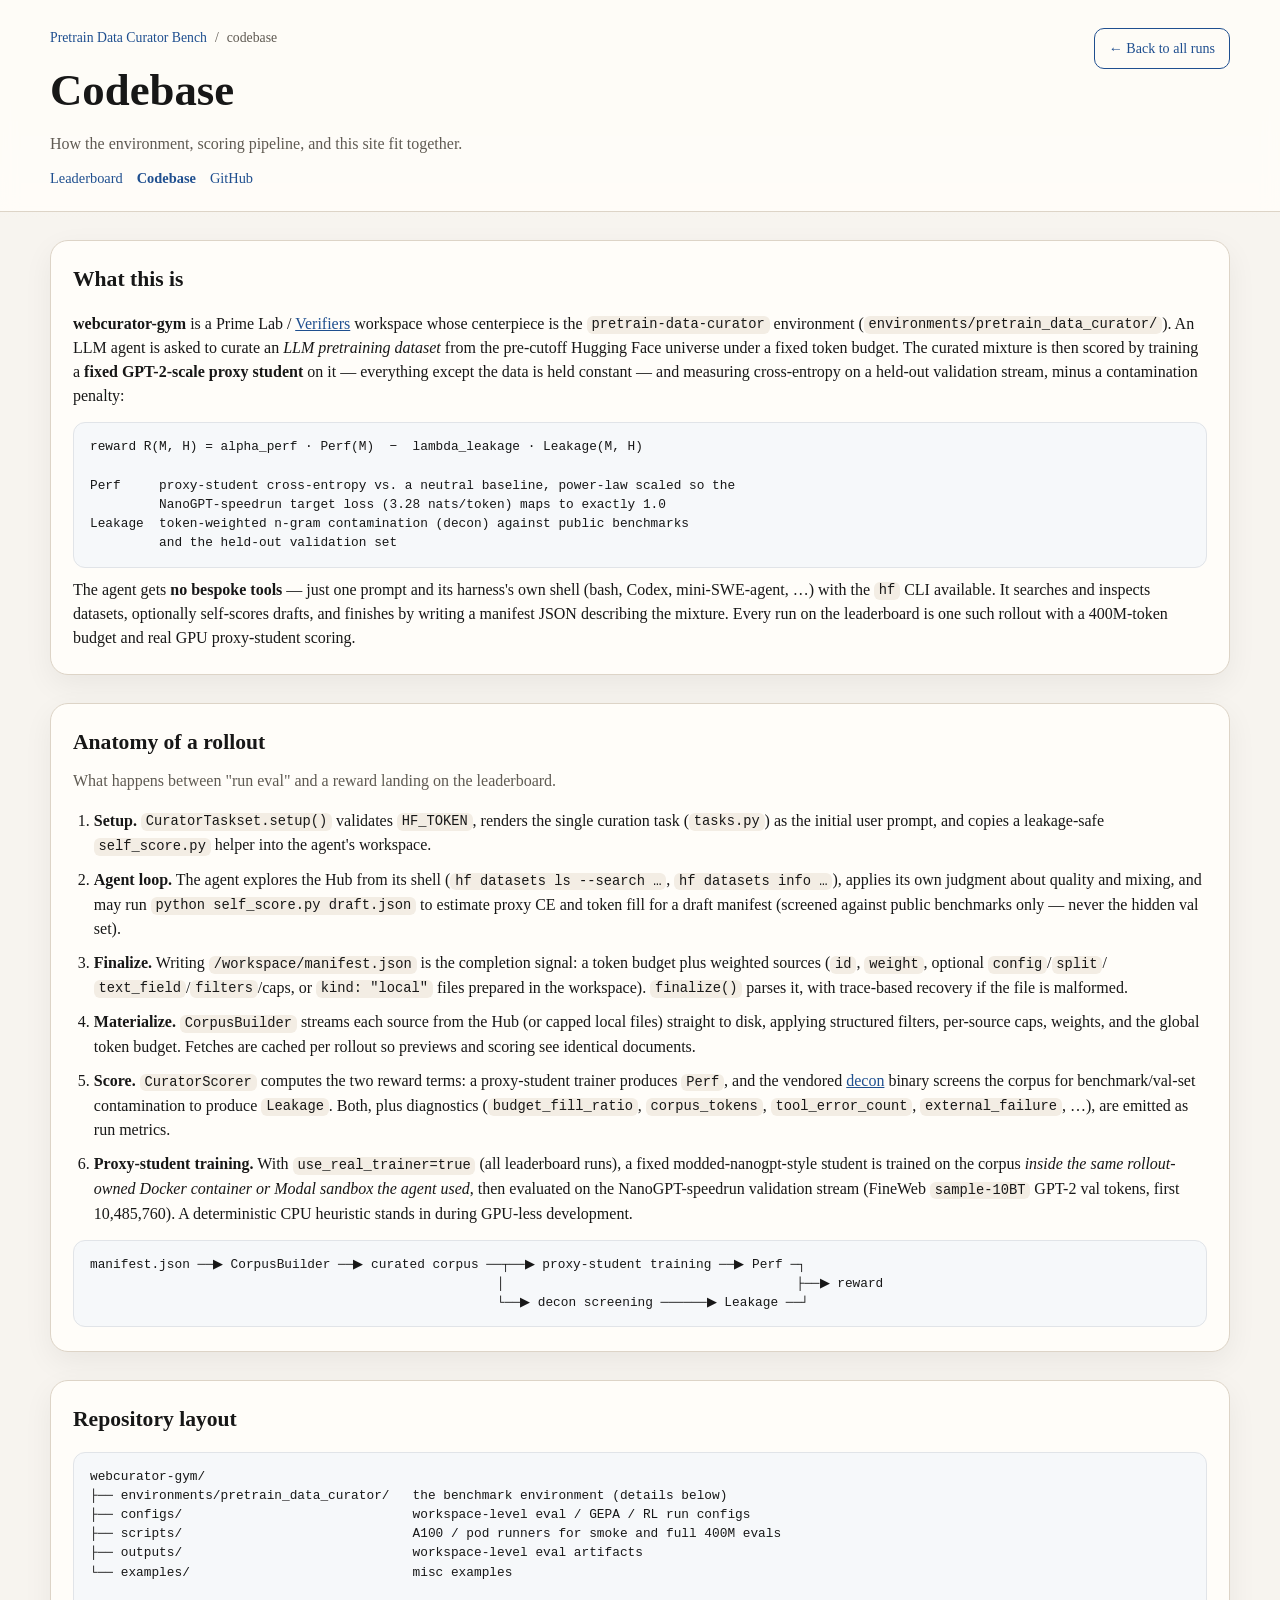
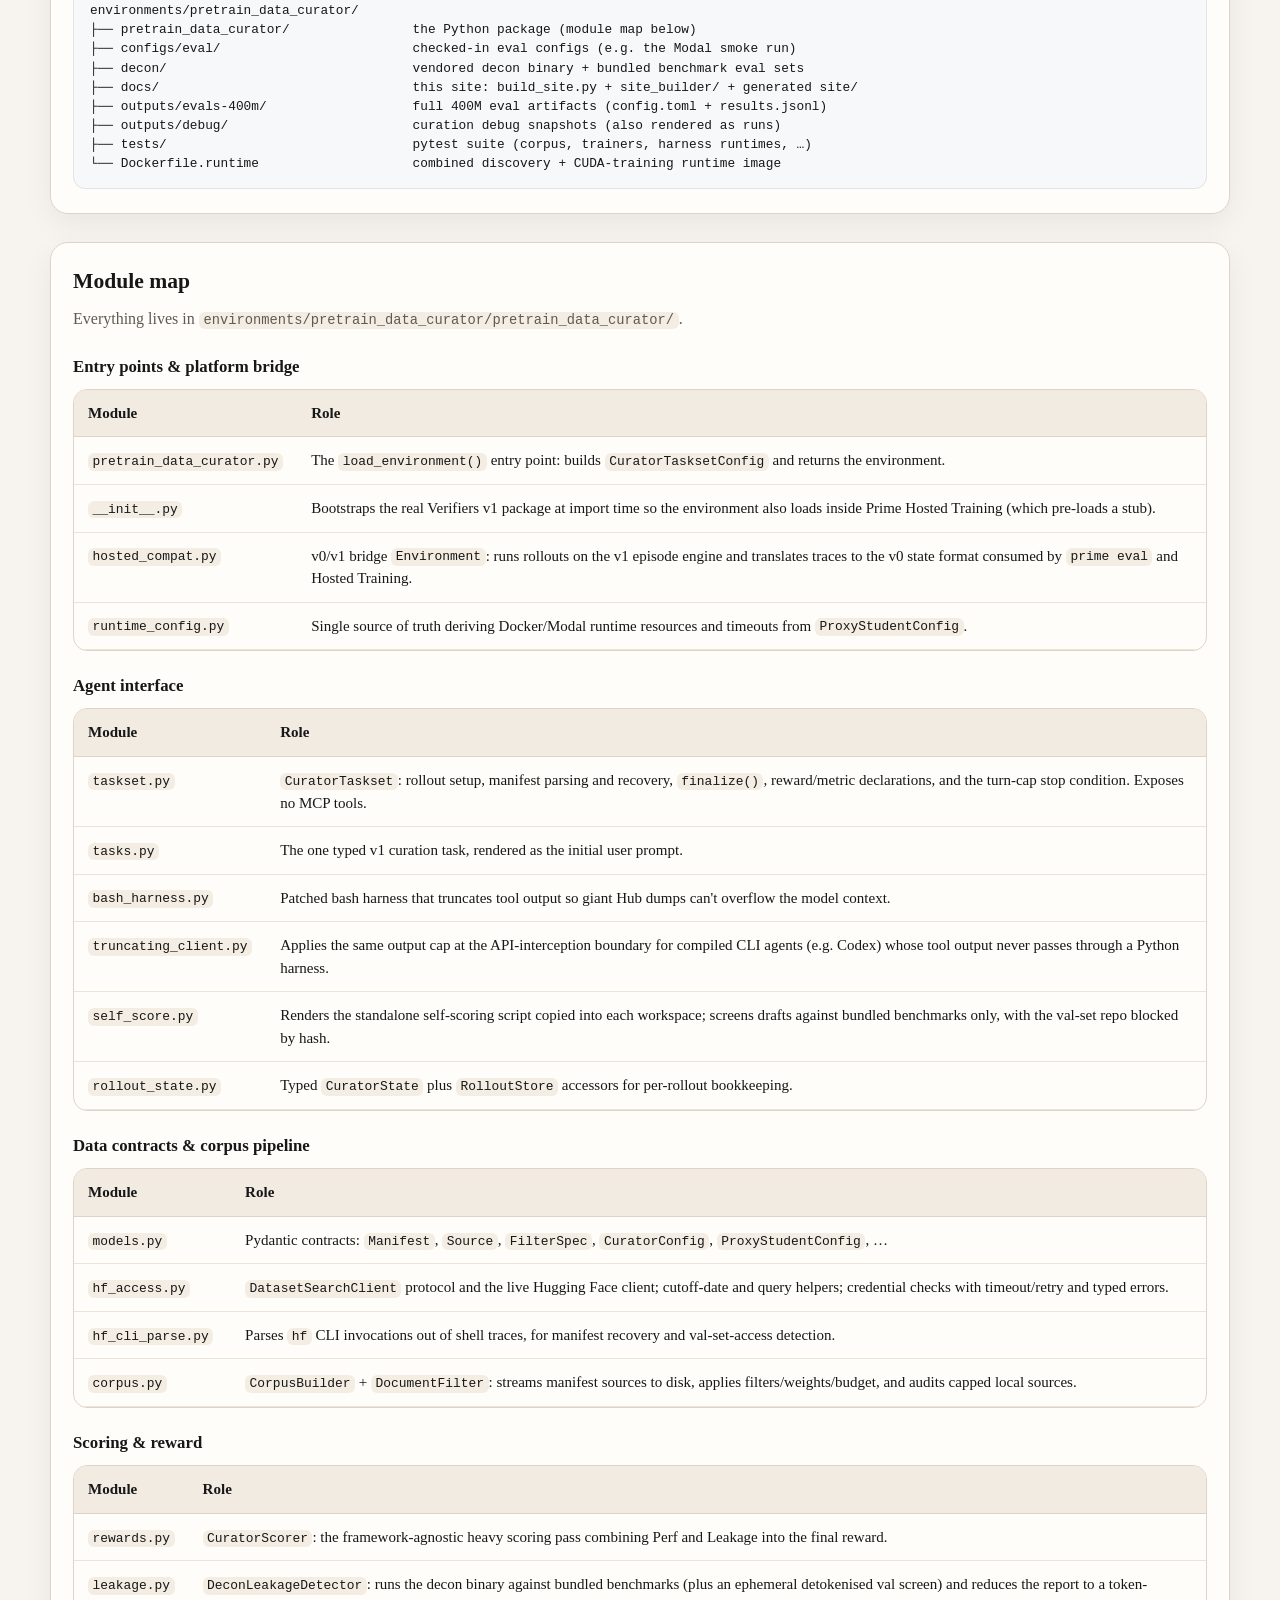
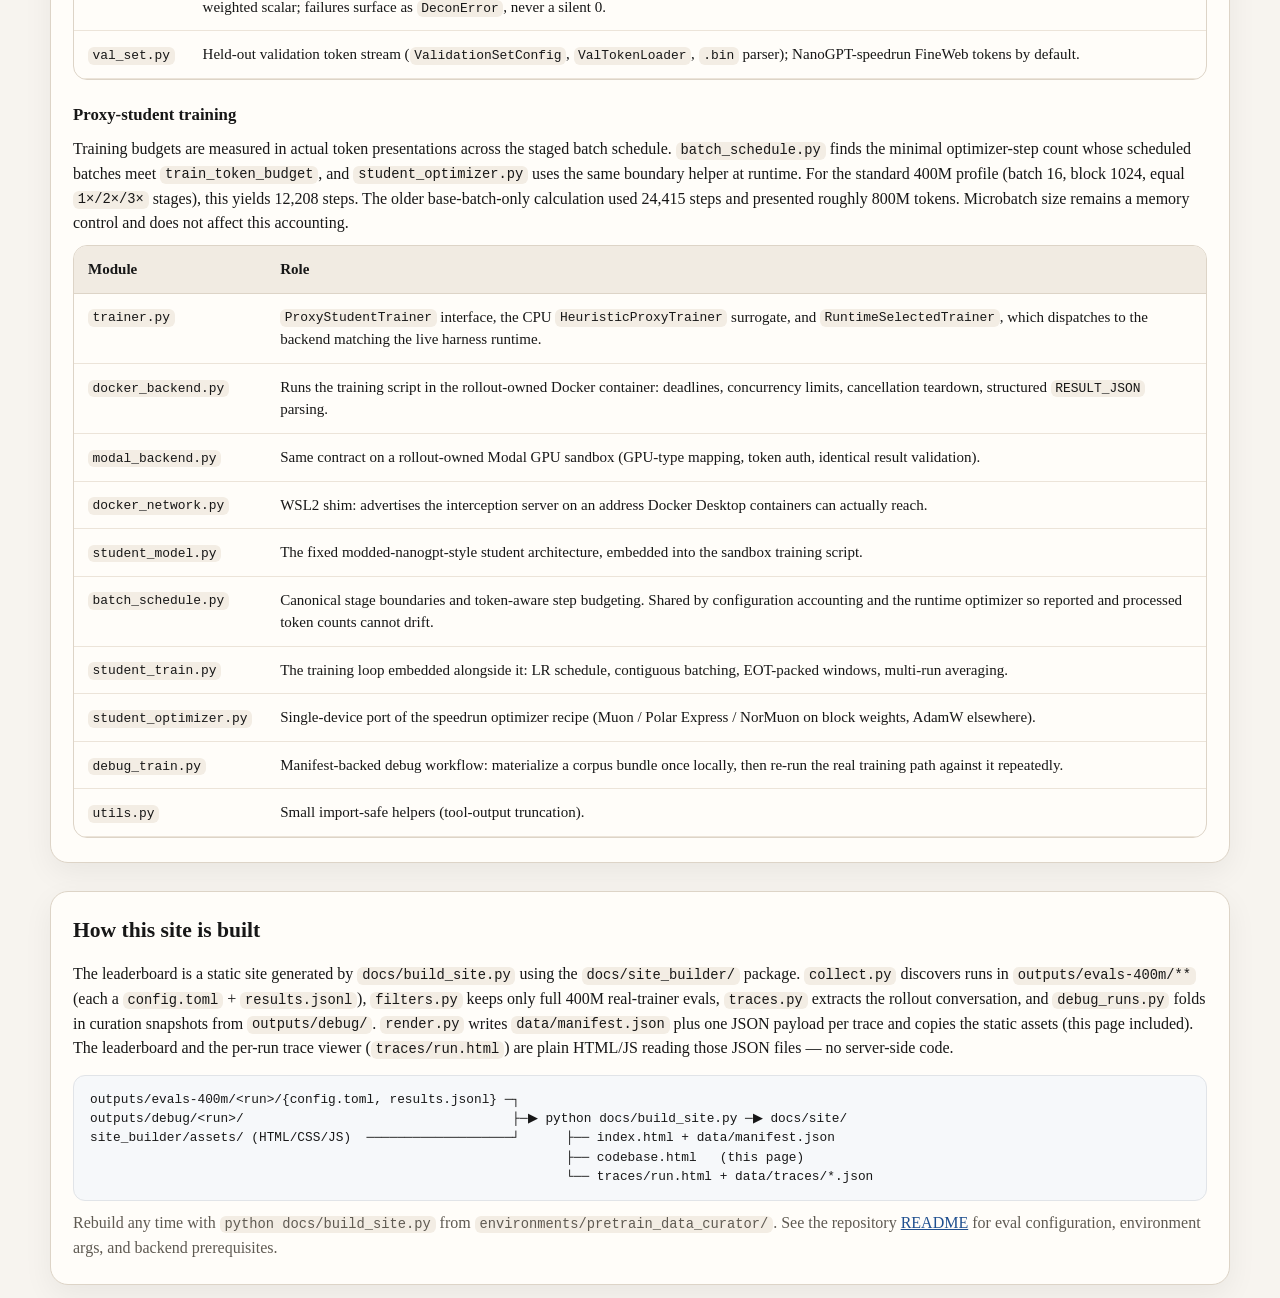
<file: environments/pretrain_data_curator/docs/site_builder/assets/codebase.html>
<!DOCTYPE html>
<html lang="en">
<head>
  <meta charset="utf-8" />
  <meta name="viewport" content="width=device-width, initial-scale=1" />
  <title>Codebase — Pretrain Data Curator Bench</title>
  <link rel="stylesheet" href="styles.css" />
</head>
<body>
  <header class="site-header">
    <div class="container header-inner trace-header">
      <div>
        <nav class="breadcrumb">
          <a href="index.html">Pretrain Data Curator Bench</a>
          <span>/</span>
          <span>codebase</span>
        </nav>
        <h1>Codebase</h1>
        <p class="lede">How the environment, scoring pipeline, and this site fit together.</p>
        <nav class="site-nav">
          <a href="index.html">Leaderboard</a>
          <a href="codebase.html" class="active">Codebase</a>
          <a href="https://github.com/HuNtErJ1324/webcurator-gym">GitHub</a>
        </nav>
      </div>
      <div class="trace-actions">
        <a class="button ghost" href="index.html">← Back to all runs</a>
      </div>
    </div>
  </header>

  <main class="container doc">
    <section class="panel">
      <div class="section-head">
        <h2>What this is</h2>
      </div>
      <p>
        <strong>webcurator-gym</strong> is a Prime Lab / <a href="https://github.com/PrimeIntellect-ai/verifiers">Verifiers</a>
        workspace whose centerpiece is the <code>pretrain-data-curator</code> environment
        (<code>environments/pretrain_data_curator/</code>). An LLM agent is asked to curate an
        <em>LLM pretraining dataset</em> from the pre-cutoff Hugging Face universe under a fixed token
        budget. The curated mixture is then scored by training a <strong>fixed GPT-2-scale proxy student</strong>
        on it — everything except the data is held constant — and measuring cross-entropy on a held-out
        validation stream, minus a contamination penalty:
      </p>
      <pre class="tree">reward R(M, H) = alpha_perf · Perf(M)  −  lambda_leakage · Leakage(M, H)

Perf     proxy-student cross-entropy vs. a neutral baseline, power-law scaled so the
         NanoGPT-speedrun target loss (3.28 nats/token) maps to exactly 1.0
Leakage  token-weighted n-gram contamination (decon) against public benchmarks
         and the held-out validation set</pre>
      <p>
        The agent gets <strong>no bespoke tools</strong> — just one prompt and its harness's own shell
        (bash, Codex, mini-SWE-agent, …) with the <code>hf</code> CLI available. It searches and inspects
        datasets, optionally self-scores drafts, and finishes by writing a manifest JSON describing the
        mixture. Every run on the leaderboard is one such rollout with a 400M-token budget and real GPU
        proxy-student scoring.
      </p>
    </section>

    <section class="panel">
      <div class="section-head">
        <h2>Anatomy of a rollout</h2>
        <p>What happens between "run eval" and a reward landing on the leaderboard.</p>
      </div>
      <ol class="flow">
        <li>
          <strong>Setup.</strong> <code>CuratorTaskset.setup()</code> validates <code>HF_TOKEN</code>, renders the
          single curation task (<code>tasks.py</code>) as the initial user prompt, and copies a leakage-safe
          <code>self_score.py</code> helper into the agent's workspace.
        </li>
        <li>
          <strong>Agent loop.</strong> The agent explores the Hub from its shell
          (<code>hf datasets ls --search …</code>, <code>hf datasets info …</code>), applies its own judgment about
          quality and mixing, and may run <code>python self_score.py draft.json</code> to estimate proxy CE and
          token fill for a draft manifest (screened against public benchmarks only — never the hidden val set).
        </li>
        <li>
          <strong>Finalize.</strong> Writing <code>/workspace/manifest.json</code> is the completion signal: a token
          budget plus weighted sources (<code>id</code>, <code>weight</code>, optional <code>config</code>/<code>split</code>/
          <code>text_field</code>/<code>filters</code>/caps, or <code>kind: "local"</code> files prepared in the workspace).
          <code>finalize()</code> parses it, with trace-based recovery if the file is malformed.
        </li>
        <li>
          <strong>Materialize.</strong> <code>CorpusBuilder</code> streams each source from the Hub (or capped local
          files) straight to disk, applying structured filters, per-source caps, weights, and the global token
          budget. Fetches are cached per rollout so previews and scoring see identical documents.
        </li>
        <li>
          <strong>Score.</strong> <code>CuratorScorer</code> computes the two reward terms: a proxy-student trainer
          produces <code>Perf</code>, and the vendored <a href="https://github.com/allenai/decon">decon</a> binary
          screens the corpus for benchmark/val-set contamination to produce <code>Leakage</code>. Both, plus
          diagnostics (<code>budget_fill_ratio</code>, <code>corpus_tokens</code>, <code>tool_error_count</code>,
          <code>external_failure</code>, …), are emitted as run metrics.
        </li>
        <li>
          <strong>Proxy-student training.</strong> With <code>use_real_trainer=true</code> (all leaderboard runs), a
          fixed modded-nanogpt-style student is trained on the corpus <em>inside the same rollout-owned Docker
          container or Modal sandbox the agent used</em>, then evaluated on the NanoGPT-speedrun validation
          stream (FineWeb <code>sample-10BT</code> GPT-2 val tokens, first 10,485,760). A deterministic CPU
          heuristic stands in during GPU-less development.
        </li>
      </ol>
      <pre class="tree">manifest.json ──▶ CorpusBuilder ──▶ curated corpus ──┬──▶ proxy-student training ──▶ Perf ─┐
                                                     │                                      ├──▶ reward
                                                     └──▶ decon screening ──────▶ Leakage ──┘</pre>
    </section>

    <section class="panel">
      <div class="section-head">
        <h2>Repository layout</h2>
      </div>
      <pre class="tree">webcurator-gym/
├── environments/pretrain_data_curator/   the benchmark environment (details below)
├── configs/                              workspace-level eval / GEPA / RL run configs
├── scripts/                              A100 / pod runners for smoke and full 400M evals
├── outputs/                              workspace-level eval artifacts
└── examples/                             misc examples

environments/pretrain_data_curator/
├── pretrain_data_curator/                the Python package (module map below)
├── configs/eval/                         checked-in eval configs (e.g. the Modal smoke run)
├── decon/                                vendored decon binary + bundled benchmark eval sets
├── docs/                                 this site: build_site.py + site_builder/ + generated site/
├── outputs/evals-400m/                   full 400M eval artifacts (config.toml + results.jsonl)
├── outputs/debug/                        curation debug snapshots (also rendered as runs)
├── tests/                                pytest suite (corpus, trainers, harness runtimes, …)
└── Dockerfile.runtime                    combined discovery + CUDA-training runtime image</pre>
    </section>

    <section class="panel">
      <div class="section-head">
        <h2>Module map</h2>
        <p>Everything lives in <code>environments/pretrain_data_curator/pretrain_data_curator/</code>.</p>
      </div>

      <h3>Entry points &amp; platform bridge</h3>
      <div class="table-wrap">
        <table>
          <thead><tr><th>Module</th><th>Role</th></tr></thead>
          <tbody>
            <tr><td><code>pretrain_data_curator.py</code></td><td>The <code>load_environment()</code> entry point: builds <code>CuratorTasksetConfig</code> and returns the environment.</td></tr>
            <tr><td><code>__init__.py</code></td><td>Bootstraps the real Verifiers v1 package at import time so the environment also loads inside Prime Hosted Training (which pre-loads a stub).</td></tr>
            <tr><td><code>hosted_compat.py</code></td><td>v0/v1 bridge <code>Environment</code>: runs rollouts on the v1 episode engine and translates traces to the v0 state format consumed by <code>prime eval</code> and Hosted Training.</td></tr>
            <tr><td><code>runtime_config.py</code></td><td>Single source of truth deriving Docker/Modal runtime resources and timeouts from <code>ProxyStudentConfig</code>.</td></tr>
          </tbody>
        </table>
      </div>

      <h3>Agent interface</h3>
      <div class="table-wrap">
        <table>
          <thead><tr><th>Module</th><th>Role</th></tr></thead>
          <tbody>
            <tr><td><code>taskset.py</code></td><td><code>CuratorTaskset</code>: rollout setup, manifest parsing and recovery, <code>finalize()</code>, reward/metric declarations, and the turn-cap stop condition. Exposes no MCP tools.</td></tr>
            <tr><td><code>tasks.py</code></td><td>The one typed v1 curation task, rendered as the initial user prompt.</td></tr>
            <tr><td><code>bash_harness.py</code></td><td>Patched bash harness that truncates tool output so giant Hub dumps can't overflow the model context.</td></tr>
            <tr><td><code>truncating_client.py</code></td><td>Applies the same output cap at the API-interception boundary for compiled CLI agents (e.g. Codex) whose tool output never passes through a Python harness.</td></tr>
            <tr><td><code>self_score.py</code></td><td>Renders the standalone self-scoring script copied into each workspace; screens drafts against bundled benchmarks only, with the val-set repo blocked by hash.</td></tr>
            <tr><td><code>rollout_state.py</code></td><td>Typed <code>CuratorState</code> plus <code>RolloutStore</code> accessors for per-rollout bookkeeping.</td></tr>
          </tbody>
        </table>
      </div>

      <h3>Data contracts &amp; corpus pipeline</h3>
      <div class="table-wrap">
        <table>
          <thead><tr><th>Module</th><th>Role</th></tr></thead>
          <tbody>
            <tr><td><code>models.py</code></td><td>Pydantic contracts: <code>Manifest</code>, <code>Source</code>, <code>FilterSpec</code>, <code>CuratorConfig</code>, <code>ProxyStudentConfig</code>, …</td></tr>
            <tr><td><code>hf_access.py</code></td><td><code>DatasetSearchClient</code> protocol and the live Hugging Face client; cutoff-date and query helpers; credential checks with timeout/retry and typed errors.</td></tr>
            <tr><td><code>hf_cli_parse.py</code></td><td>Parses <code>hf</code> CLI invocations out of shell traces, for manifest recovery and val-set-access detection.</td></tr>
            <tr><td><code>corpus.py</code></td><td><code>CorpusBuilder</code> + <code>DocumentFilter</code>: streams manifest sources to disk, applies filters/weights/budget, and audits capped local sources.</td></tr>
          </tbody>
        </table>
      </div>

      <h3>Scoring &amp; reward</h3>
      <div class="table-wrap">
        <table>
          <thead><tr><th>Module</th><th>Role</th></tr></thead>
          <tbody>
            <tr><td><code>rewards.py</code></td><td><code>CuratorScorer</code>: the framework-agnostic heavy scoring pass combining Perf and Leakage into the final reward.</td></tr>
            <tr><td><code>leakage.py</code></td><td><code>DeconLeakageDetector</code>: runs the decon binary against bundled benchmarks (plus an ephemeral detokenised val screen) and reduces the report to a token-weighted scalar; failures surface as <code>DeconError</code>, never a silent 0.</td></tr>
            <tr><td><code>val_set.py</code></td><td>Held-out validation token stream (<code>ValidationSetConfig</code>, <code>ValTokenLoader</code>, <code>.bin</code> parser); NanoGPT-speedrun FineWeb tokens by default.</td></tr>
          </tbody>
        </table>
      </div>

      <h3>Proxy-student training</h3>
      <p>
        Training budgets are measured in actual token presentations across the staged batch schedule.
        <code>batch_schedule.py</code> finds the minimal optimizer-step count whose scheduled batches meet
        <code>train_token_budget</code>, and <code>student_optimizer.py</code> uses the same boundary helper at
        runtime. For the standard 400M profile (batch 16, block 1024, equal <code>1×/2×/3×</code> stages),
        this yields 12,208 steps. The older base-batch-only calculation used 24,415 steps and presented
        roughly 800M tokens. Microbatch size remains a memory control and does not affect this accounting.
      </p>
      <div class="table-wrap">
        <table>
          <thead><tr><th>Module</th><th>Role</th></tr></thead>
          <tbody>
            <tr><td><code>trainer.py</code></td><td><code>ProxyStudentTrainer</code> interface, the CPU <code>HeuristicProxyTrainer</code> surrogate, and <code>RuntimeSelectedTrainer</code>, which dispatches to the backend matching the live harness runtime.</td></tr>
            <tr><td><code>docker_backend.py</code></td><td>Runs the training script in the rollout-owned Docker container: deadlines, concurrency limits, cancellation teardown, structured <code>RESULT_JSON</code> parsing.</td></tr>
            <tr><td><code>modal_backend.py</code></td><td>Same contract on a rollout-owned Modal GPU sandbox (GPU-type mapping, token auth, identical result validation).</td></tr>
            <tr><td><code>docker_network.py</code></td><td>WSL2 shim: advertises the interception server on an address Docker Desktop containers can actually reach.</td></tr>
            <tr><td><code>student_model.py</code></td><td>The fixed modded-nanogpt-style student architecture, embedded into the sandbox training script.</td></tr>
            <tr><td><code>batch_schedule.py</code></td><td>Canonical stage boundaries and token-aware step budgeting. Shared by configuration accounting and the runtime optimizer so reported and processed token counts cannot drift.</td></tr>
            <tr><td><code>student_train.py</code></td><td>The training loop embedded alongside it: LR schedule, contiguous batching, EOT-packed windows, multi-run averaging.</td></tr>
            <tr><td><code>student_optimizer.py</code></td><td>Single-device port of the speedrun optimizer recipe (Muon / Polar Express / NorMuon on block weights, AdamW elsewhere).</td></tr>
            <tr><td><code>debug_train.py</code></td><td>Manifest-backed debug workflow: materialize a corpus bundle once locally, then re-run the real training path against it repeatedly.</td></tr>
            <tr><td><code>utils.py</code></td><td>Small import-safe helpers (tool-output truncation).</td></tr>
          </tbody>
        </table>
      </div>
    </section>

    <section class="panel">
      <div class="section-head">
        <h2>How this site is built</h2>
      </div>
      <p>
        The leaderboard is a static site generated by <code>docs/build_site.py</code> using the
        <code>docs/site_builder/</code> package. <code>collect.py</code> discovers runs in
        <code>outputs/evals-400m/**</code> (each a <code>config.toml</code> + <code>results.jsonl</code>),
        <code>filters.py</code> keeps only full 400M real-trainer evals, <code>traces.py</code> extracts the
        rollout conversation, and <code>debug_runs.py</code> folds in curation snapshots from
        <code>outputs/debug/</code>. <code>render.py</code> writes <code>data/manifest.json</code> plus one JSON
        payload per trace and copies the static assets (this page included). The leaderboard and the
        per-run trace viewer (<code>traces/run.html</code>) are plain HTML/JS reading those JSON files —
        no server-side code.
      </p>
      <pre class="tree">outputs/evals-400m/&lt;run&gt;/{config.toml, results.jsonl} ─┐
outputs/debug/&lt;run&gt;/                                   ├─▶ python docs/build_site.py ─▶ docs/site/
site_builder/assets/ (HTML/CSS/JS)  ───────────────────┘      ├── index.html + data/manifest.json
                                                              ├── codebase.html   (this page)
                                                              └── traces/run.html + data/traces/*.json</pre>
      <p class="muted">
        Rebuild any time with <code>python docs/build_site.py</code> from
        <code>environments/pretrain_data_curator/</code>. See the repository
        <a href="https://github.com/HuNtErJ1324/webcurator-gym">README</a> for eval configuration,
        environment args, and backend prerequisites.
      </p>
    </section>
  </main>
</body>
</html>
</file>
<file: environments/pretrain_data_curator/docs/site_builder/assets/styles.css>
:root {
  --bg: #f7f4ef;
  --panel: #fffdf9;
  --ink: #171717;
  --muted: #5f5a52;
  --line: #ddd4c7;
  --accent: #1f4f8f;
  --accent-soft: #e7eef8;
  --good: #1f6b45;
  --shadow: 0 10px 30px rgba(23, 23, 23, 0.06);
  --mono: "IBM Plex Mono", "SFMono-Regular", Consolas, monospace;
  --sans: "Iowan Old Style", "Palatino Linotype", "Book Antiqua", Georgia, serif;
}

* { box-sizing: border-box; }
body {
  margin: 0;
  color: var(--ink);
  background: linear-gradient(180deg, #f3efe8 0%, var(--bg) 220px);
  font-family: var(--sans);
  line-height: 1.5;
}

.container { width: min(1180px, calc(100% - 32px)); margin: 0 auto; }

.site-header {
  border-bottom: 1px solid var(--line);
  background: rgba(255, 253, 249, 0.9);
  backdrop-filter: blur(8px);
  position: sticky;
  top: 0;
  z-index: 10;
}

.header-inner {
  display: flex;
  justify-content: space-between;
  gap: 24px;
  padding: 28px 0 22px;
}

.eyebrow {
  margin: 0 0 6px;
  text-transform: uppercase;
  letter-spacing: 0.12em;
  font-size: 0.72rem;
  color: var(--muted);
}

h1, h2 { margin: 0; font-weight: 600; }
h1 { font-size: clamp(2rem, 4vw, 2.8rem); }
h2 { font-size: 1.35rem; }
.lede, .section-head p { color: var(--muted); margin: 8px 0 0; }

.meta-box {
  display: grid;
  gap: 10px;
  min-width: 180px;
  padding: 14px 16px;
  border: 1px solid var(--line);
  border-radius: 14px;
  background: var(--panel);
  box-shadow: var(--shadow);
}
.meta-box span {
  display: block;
  font-size: 0.75rem;
  color: var(--muted);
  text-transform: uppercase;
  letter-spacing: 0.08em;
}
.meta-box strong { font-family: var(--mono); font-size: 0.95rem; }

.panel {
  margin: 28px 0;
  padding: 22px 22px 24px;
  border: 1px solid var(--line);
  border-radius: 18px;
  background: var(--panel);
  box-shadow: var(--shadow);
}

.section-head { margin-bottom: 16px; }

.controls {
  display: flex;
  flex-wrap: wrap;
  gap: 14px 18px;
  margin-bottom: 16px;
  align-items: end;
}

label {
  display: grid;
  gap: 6px;
  font-size: 0.82rem;
  color: var(--muted);
}

select {
  min-width: 180px;
  padding: 8px 10px;
  border: 1px solid var(--line);
  border-radius: 10px;
  background: #fff;
  font: inherit;
}

.checkbox {
  display: flex;
  align-items: center;
  gap: 8px;
  padding-bottom: 4px;
}

.table-wrap { overflow: auto; border: 1px solid var(--line); border-radius: 14px; }
table { width: 100%; border-collapse: collapse; font-size: 0.94rem; }
thead th {
  position: sticky;
  top: 0;
  background: #f1ebe2;
  text-align: left;
  padding: 12px 14px;
  border-bottom: 1px solid var(--line);
  white-space: nowrap;
}
tbody td {
  padding: 12px 14px;
  border-bottom: 1px solid #ece4d9;
  vertical-align: top;
}
tbody tr { cursor: pointer; transition: background 0.15s ease; }
tbody tr:hover, tbody tr.selected { background: var(--accent-soft); }
.rank { font-family: var(--mono); color: var(--muted); width: 48px; }
.num { font-family: var(--mono); font-size: 0.88rem; }
.good { color: var(--good); }
.muted { color: var(--muted); }

.two-col {
  display: grid;
  grid-template-columns: 1.1fr 0.9fr;
  gap: 24px;
}

.metric-chart, .time-chart { margin-top: 18px; display: grid; gap: 10px; }
.bar-row {
  display: grid;
  grid-template-columns: 160px 1fr 72px;
  gap: 10px;
  align-items: center;
  font-size: 0.86rem;
}
.bar-label { color: var(--muted); overflow: hidden; text-overflow: ellipsis; white-space: nowrap; }
.bar-track {
  height: 12px;
  background: #ece4d9;
  border-radius: 999px;
  overflow: hidden;
}
.bar-fill {
  height: 100%;
  background: linear-gradient(90deg, #355f9b, #1f4f8f);
  border-radius: 999px;
}
.bar-value { font-family: var(--mono); text-align: right; }

.time-row {
  display: grid;
  grid-template-columns: 160px 1fr 88px;
  gap: 10px;
  align-items: center;
  font-size: 0.86rem;
}
.time-stack {
  display: flex;
  height: 16px;
  border-radius: 999px;
  overflow: hidden;
  background: #ece4d9;
}
.time-gen { background: #7d9ec1; }
.time-score { background: #1f4f8f; }

.trace-meta {
  display: grid;
  grid-template-columns: repeat(auto-fit, minmax(160px, 1fr));
  gap: 12px;
  margin-bottom: 16px;
}
.trace-meta .chip {
  padding: 10px 12px;
  border-radius: 12px;
  background: #f3ede4;
  border: 1px solid var(--line);
}
.trace-meta .chip span {
  display: block;
  font-size: 0.72rem;
  color: var(--muted);
  text-transform: uppercase;
  letter-spacing: 0.08em;
}
.trace-meta .chip strong { font-family: var(--mono); }

.trace-view {
  border: 1px solid var(--line);
  border-radius: 14px;
  background: #fff;
  max-height: 72vh;
  overflow: auto;
  padding: 12px;
}
.trace-view.empty {
  color: var(--muted);
  min-height: 180px;
  display: grid;
  place-items: center;
}

.trace-banner {
  margin-bottom: 12px;
  padding: 10px 14px;
  border: 1px solid var(--line);
  border-radius: 10px;
  background: var(--accent-soft);
  color: var(--muted);
  font-size: 0.95rem;
}

.trace-banner p { margin: 0; }

.trace-steps .step:first-child { margin-top: 0; }

.step {
  border: 1px solid #ece4d9;
  border-radius: 14px;
  padding: 12px 14px;
  margin-bottom: 12px;
  background: #fffdfa;
}
.step-head {
  display: flex;
  justify-content: space-between;
  gap: 12px;
  margin-bottom: 8px;
  align-items: center;
}
.role {
  font-size: 0.75rem;
  text-transform: uppercase;
  letter-spacing: 0.1em;
  padding: 4px 8px;
  border-radius: 999px;
  background: #ece4d9;
  color: var(--ink);
}
.role.assistant { background: #dbe7f6; color: #123b72; }
.role.user { background: #efe6d7; }
.role.tool { background: #e7f2ea; color: #1f6b45; }
.role.system { background: #f0f0f0; color: #555; }
.step-index { font-family: var(--mono); color: var(--muted); font-size: 0.8rem; }

.step-body { font-size: 0.94rem; }
.step-body > *:first-child { margin-top: 0; }
.step-body > *:last-child { margin-bottom: 0; }

.reasoning, .tool-block {
  margin-top: 10px;
  padding: 10px 12px;
  border-radius: 10px;
  background: #f7f4ef;
  border: 1px solid #ece4d9;
}
.reasoning summary, .tool-block summary {
  cursor: pointer;
  font-weight: 600;
  color: var(--muted);
  margin-bottom: 6px;
}

.rich-md { line-height: 1.55; }
.rich-md h1, .rich-md h2, .rich-md h3, .rich-md h4 {
  margin: 1em 0 0.45em;
  line-height: 1.25;
}
.rich-md h1 { font-size: 1.35rem; }
.rich-md h2 { font-size: 1.15rem; }
.rich-md h3 { font-size: 1rem; }
.rich-md p, .rich-md ul, .rich-md ol, .rich-md blockquote { margin: 0.6em 0; }
.rich-md ul, .rich-md ol { padding-left: 1.25rem; }
.rich-md blockquote {
  border-left: 3px solid var(--line);
  padding-left: 12px;
  color: var(--muted);
}
.rich-md code {
  font-family: var(--mono);
  font-size: 0.86em;
  background: #f3ede4;
  padding: 0.1em 0.35em;
  border-radius: 6px;
}
.rich-md pre {
  margin: 0.8em 0;
  border-radius: 12px;
  overflow: auto;
}
.rich-md pre code {
  background: transparent;
  padding: 0;
}
.rich-md table {
  width: 100%;
  border-collapse: collapse;
  margin: 0.8em 0;
  font-size: 0.9rem;
}
.rich-md th, .rich-md td {
  border: 1px solid var(--line);
  padding: 8px 10px;
  text-align: left;
}
.rich-md th { background: #f3ede4; }

.rich-plain { white-space: pre-wrap; word-break: break-word; }

.step-body pre.hljs,
.tool-block pre.hljs,
.reasoning pre.hljs {
  margin: 0;
  padding: 12px 14px;
  border-radius: 12px;
  overflow: auto;
  font-family: var(--mono);
  font-size: 0.82rem;
  line-height: 1.45;
  background: #f6f8fa;
  border: 1px solid #e1e4e8;
}

.fallback {
  margin: 0;
  white-space: pre-wrap;
  word-break: break-word;
  font-family: var(--mono);
  font-size: 0.82rem;
}

.hidden { display: none; }

.badge {
  display: inline-block;
  margin-left: 6px;
  padding: 2px 7px;
  border-radius: 999px;
  font-size: 0.68rem;
  letter-spacing: 0.06em;
  text-transform: uppercase;
  vertical-align: middle;
}
.badge.debug {
  background: #fff1d6;
  color: #8a5a00;
  border: 1px solid #ecd39a;
}

.trace-link {
  color: var(--accent);
  font-weight: 600;
  text-decoration: none;
}
.trace-link:hover { text-decoration: underline; }
.trace-col { white-space: nowrap; }

.button {
  display: inline-flex;
  align-items: center;
  justify-content: center;
  padding: 9px 14px;
  border-radius: 10px;
  border: 1px solid var(--accent);
  background: var(--accent);
  color: #fff;
  text-decoration: none;
  font-size: 0.88rem;
}
.button.ghost {
  background: transparent;
  color: var(--accent);
}

.breadcrumb {
  display: flex;
  flex-wrap: wrap;
  gap: 8px;
  align-items: center;
  font-size: 0.86rem;
  color: var(--muted);
  margin-bottom: 8px;
}
.breadcrumb a {
  color: var(--accent);
  text-decoration: none;
}
.breadcrumb a:hover { text-decoration: underline; }

.trace-header {
  align-items: start;
}
.trace-actions {
  display: flex;
  flex-wrap: wrap;
  gap: 10px;
  justify-content: flex-end;
}

.tab-bar {
  display: flex;
  flex-wrap: wrap;
  gap: 8px;
  margin: 18px 0;
}
.tab-bar .tab {
  border: 1px solid var(--line);
  background: #fff;
  color: var(--muted);
  border-radius: 999px;
  padding: 8px 14px;
  cursor: pointer;
  font: inherit;
}
.tab-bar .tab.active {
  background: var(--accent-soft);
  color: var(--accent);
  border-color: #b8cae6;
}

.tab-panel { display: none; }
.tab-panel.active { display: block; }

.artifact-layout {
  display: grid;
  grid-template-columns: 260px 1fr;
  gap: 16px;
  min-height: 420px;
}
.artifact-list {
  display: grid;
  gap: 8px;
  align-content: start;
}
.artifact-item {
  text-align: left;
  border: 1px solid var(--line);
  background: #fff;
  border-radius: 12px;
  padding: 10px 12px;
  cursor: pointer;
  font: inherit;
}
.artifact-item.active {
  border-color: var(--accent);
  background: var(--accent-soft);
}
.artifact-item strong {
  display: block;
  font-size: 0.92rem;
}
.artifact-item span {
  display: block;
  margin-top: 4px;
  font-family: var(--mono);
  font-size: 0.74rem;
  color: var(--muted);
}
.artifact-view {
  border: 1px solid var(--line);
  border-radius: 14px;
  background: #fff;
  min-height: 420px;
  overflow: auto;
  padding: 12px;
}
.artifact-view.empty {
  display: grid;
  place-items: center;
  color: var(--muted);
}

.metrics-table table {
  width: 100%;
  border-collapse: collapse;
}
.metrics-table th,
.metrics-table td {
  padding: 10px 12px;
  border-bottom: 1px solid var(--line);
  text-align: left;
}
.metrics-table th {
  width: 220px;
  color: var(--muted);
  font-weight: 600;
}

.run-notes {
  margin-top: 18px;
  padding-top: 12px;
  border-top: 1px solid var(--line);
}
.notes-block,
.log-view {
  margin: 0;
  white-space: pre-wrap;
  word-break: break-word;
  font-family: var(--mono);
  font-size: 0.8rem;
  line-height: 1.45;
  background: #f6f8fa;
  border: 1px solid #e1e4e8;
  border-radius: 12px;
  padding: 14px;
  overflow: auto;
  max-height: 72vh;
}

.site-nav {
  display: flex;
  flex-wrap: wrap;
  gap: 14px;
  margin-top: 12px;
  font-size: 0.9rem;
}
.site-nav a {
  color: var(--accent);
  text-decoration: none;
}
.site-nav a:hover { text-decoration: underline; }
.site-nav a.active { font-weight: 700; }

.doc p { margin: 10px 0 0; }
.doc h3 { margin: 22px 0 0; font-size: 1.05rem; font-weight: 600; }
.doc a { color: var(--accent); }
.doc code {
  font-family: var(--mono);
  font-size: 0.86em;
  background: #f3ede4;
  padding: 0.1em 0.35em;
  border-radius: 6px;
}
.doc pre.tree {
  margin: 14px 0 0;
  padding: 14px 16px;
  font-family: var(--mono);
  font-size: 0.8rem;
  line-height: 1.5;
  background: #f6f8fa;
  border: 1px solid #e1e4e8;
  border-radius: 12px;
  overflow-x: auto;
}
.doc pre.tree code { background: transparent; padding: 0; }
.doc ol.flow {
  margin: 10px 0 0;
  padding-left: 1.3rem;
  display: grid;
  gap: 10px;
}
.doc .table-wrap { margin-top: 10px; }
.doc table td:first-child { white-space: nowrap; }
.doc tbody tr { cursor: default; }
.doc tbody tr:hover { background: transparent; }

@media (max-width: 900px) {
  .header-inner, .two-col { grid-template-columns: 1fr; display: grid; }
  .bar-row, .time-row { grid-template-columns: 1fr; }
  .artifact-layout { grid-template-columns: 1fr; }
  .trace-actions { justify-content: flex-start; }
}
</file>
